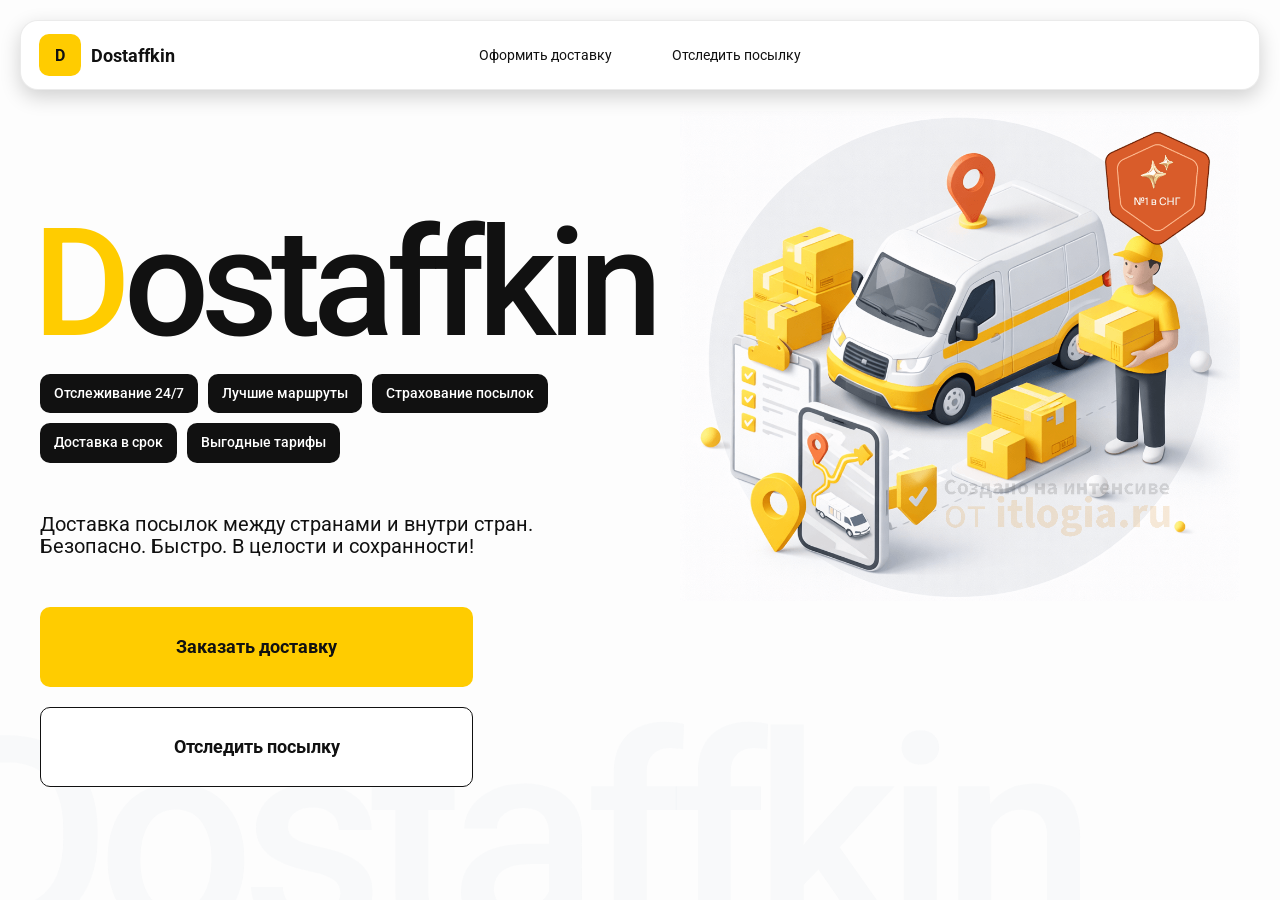
<file: index.html>
<!doctype html>
<html lang="ru">

<head>
    <meta charset="utf-8" />
    <meta name="viewport" content="width=device-width,initial-scale=1,maximum-scale=1,user-scalable=0" />
    <title>Dostaffkin — Доставка посылок между странами и внутри стран. Безопасно. Быстро. В целости и сохранности!
    </title>
    <link href="styles/bayse.css" rel="stylesheet" />
    <link href="styles/bayse_adaptive.css" rel="stylesheet" />
    <link href="styles/index.css" rel="stylesheet" />
    <link href="styles/index_adaptive.css" rel="stylesheet" />

</head>

<body>

    <div class="container">
        <header class="header">
            <a class="header-brand" href="#">
                <div class="header-logo">D</div>
                <div class="header-title">Dostaffkin</div>
            </a>
            <nav class="header-menu">
                <a class="header-link" href="./order.html">Оформить <span>доставку</span></a>
                <a class="header-link" href="./track.html">Отследить <span>посылку</span></a>
            </nav>
        </header>
        <main class="main">
            <section class="main-info">
                <div class="main-title">
                    <span>D</span>ostaffkin
                </div>
                <div class="main-features">
                    <div class="main-feature">Отслеживание 24/7</div>
                    <div class="main-feature">Лучшие маршруты</div>
                    <div class="main-feature">Страхование посылок</div>
                    <div class="main-feature">Доставка в срок</div>
                    <div class="main-feature">Выгодные тарифы</div>
                </div>
                <div class="main-description">
                    Доставка посылок между странами и внутри стран.
                    Безопасно. Быстро. В целости и сохранности!
                </div>
                <div class="main-actions">
                    <a class="button" type="button" href="./order.html">Заказать доставку</a>
                    <a class="button button-white" type="button" href="./track.html">Отследить посылку</a>
                </div>
            </section>
            <div class="main-title-ghost">Dostaffkin</div>
            <section class="main-image">
                <img src="images/main-image.png" alt="Main image" />
            </section>
        </main>
    </div>
</body>

</html>
</file>
<file: styles/bayse.css>
*, *::before, *::after {
    box-sizing: border-box;
}

@font-face {
    font-family: "Roboto";
    src: url("../fonts/Roboto-Regular.ttf");
    font-weight: normal;
}

@font-face {
    font-family: "Roboto";
    src: url("../fonts/Roboto-Bold.ttf");
    font-weight: bold;
}

@font-face {
    font-family: "Roboto";
    src: url("../fonts/Roboto-Medium.ttf");
    font-weight: 500;
}

html, body {
    margin: 0;
    color: #111111;
    font-family: "Roboto", sans-serif;
}

body {
    background: #FDFDFD;
}

.header {
    border-radius: 18px;
    box-shadow: 0 7px 20px 0 #0000002E;
    backdrop-filter: blur(10px);
    background: #ffffff;
    left: 20px;
    border: 1px solid rgba(0, 0, 0, 0.08);
    position: fixed;
    right: 20px;
    top: 20px;
    padding: 14px 18px;
    height: 70px;
    display: flex;
    align-items: center;
    z-index: 6;
}

.header-brand {
    display: flex;
    align-items: center;
    text-decoration: none;
    gap: 10px;
}

.header-logo {
    width: 42px;
    height: 42px;
    border-radius: 10px;
    background: #FFCC00;
    display: grid;
    place-items: center;
    font-weight: bold;
    color: #111;
}

.header-title {
    font-size: 18px;
    font-weight: bold;
    color: #111111;
    text-decoration: none;
}

.header-menu {
    display: flex;
    align-items: center;
    gap: 60px;
    margin: 0;
    position: absolute;
    left: 50%;
    transform: translateX(-50%);
}

.header-link {
    font-size: 14px;
    color: #111111;
    text-decoration: none;
}

.button {
    border: 0;
    outline: none;
    height: 44px;
    border-radius: 10px;
    font-size: 14px;
    font-weight: bold;
    cursor: pointer;
    font-family: inherit;
    transition: transform .08s ease, opacity .12s ease;
    background: #ffcc00;
    color: #111111;
    text-align: center;
    text-decoration: none;
}

.button:hover {
    background-color: #E5BC19;
}

.button:disabled {
    cursor: not-allowed;
    background-color: #FADE6E;
    color: #787878;
    transform: none;
}

.button.button-white {
    background: #ffffff;
    border: 1px solid #111111;
}

.button.button-white:hover {
    background: rgb(241 241 241);
}

.main-field {
    display: flex;
    align-items: center;
    margin-top: 6px;
    gap: 10px;
    border: 1px solid #1111111A;
    background: #FAFAFA;
    border-radius: 10px;
    padding: 10px 12px;
    position: relative;
    box-sizing: border-box;
    height: 50px;
}

.main-field.textarea {
    height: auto;
}

.main-pin {
    width: 28px;
    height: 28px;
    border-radius: 10px;
    background: rgba(17, 17, 17, 0.08);
    display: grid;
    place-items: center;
    flex: 0 0 auto;
    position: relative;
}

.main-pin::before {
    content: "";
    width: 8px;
    height: 8px;
    border-radius: 999px;
    background: orange;
    opacity: .75;
    display: block;
}

.main-field:last-child .main-pin::before {
    background: green;
    opacity: .85;
}

input, textarea {
    width: 100%;
    border: 0;
    outline: none;
    background: transparent;
    font-size: 14px;
    color: #111111;
    font-family: inherit;
}

textarea {
    resize: vertical;
    min-height: 72px;
    padding: 2px 0;
}

input::placeholder, textarea::placeholder {
    color: #7C7C7C;
}

.main-field:focus-within {
    border-color: rgba(0, 0, 0, 0.20);
    box-shadow: 0 0 0 4px rgba(255, 204, 0, 0.35);
    background: rgba(255, 255, 255, 0.75);
}
</file>
<file: styles/bayse_adaptive.css>
@media (max-width: 767px) {
    .header {
        left: 10px;
        right: 10px;
        top: 10px;
    }

    .header-link span {
        display: none;
    }

    .header-menu {
        gap: 20px;
        justify-content: flex-start;
        margin: 0 0 0 30px;
        position: static;
        transform: none;
    }
}

@media (max-width: 420px) {
    .header-title {
        display: none;
    }
}

@media (max-width: 374px) {
    .header-menu {
        gap: 10px;
        margin: 0 0 0 10px;
    }
}
</file>
<file: styles/index.css>
.container {
    overflow: hidden;
    min-height: 100vh;
}

.main-info {
    max-width: 840px;
    width: 100%;
    position: relative;
}

.main-info {
    max-width: 840px;
    width: 100%;
    position: relative;
}

.main-title {
    margin-top: 98px;
    font-weight: 500;
    font-size: 200px;
    line-height: 1;
    letter-spacing: -0.05em;
    color: #111111;
    left: -15px;
    position: relative;
}

.main-title span {
    color: #ffcc00;
}

.main-features {
    margin-top: 15px;
    display: flex;
    flex-wrap: wrap;
    gap: 10px;
}

.main-feature {
    background: #111111;
    color: #ffffff;
    padding: 12px 14px;
    font-weight: 500;
    font-size: 14px;
    line-height: 1.1;
    border-radius: 10px;
}

.main-description {
    margin-top: 50px;
    max-width: 500px;
    font-size: 20px;
    line-height: 1.1;
    color: #111111;
}

.main-actions {
    margin-top: 50px;
    display: flex;
    flex-direction: column;
    gap: 20px;
}

.main-actions .button {
    height: 80px;
    width: 433px;
    font-size: 18px;
    font-weight: bold;
    place-items: center;
    display: grid;
}

.main-title-ghost {
    position: absolute;
    z-index: -1;
    left: -70px;
    bottom: -150px;
    font-weight: 500;
    font-size: 278px;
    line-height: 1;
    letter-spacing: -0.05em;
    color: #ECEDF04D;
}

.main-image {
    width: 1024px;
    top: 100px;
    z-index: -2;
}

.main-image img {
    width: 100%;
    max-width: 1024px;
    height: auto;
    display: block;
}

.main {
    padding: 111px 40px 40px;
    position: relative;
    display: flex;
}
</file>
<file: styles/index_adaptive.css>
@media (max-width: 1760px) {
    .main-title {
        font-size: 150px;
        left: -7px;
    }

    .main-info {
        max-width: 640px;
    }
}

@media (max-width: 1200px) {
    .main-info {
        max-width: 540px;
    }

    .main {
        padding: 111px 20px 20px;
    }

    .main-title {
        font-size: 120px;
        left: -4px;
    }

    .main-title-ghost {
        font-size: 220px;
    }
}

@media (max-width: 1024px) {
    .main-title {
        margin-top: 30px;
    }

    .main {
        flex-direction: column-reverse;
    }

    .main-image {
        max-width: 350px;
        position: absolute;
        left: 370px;
        top: 370px;
    }

    .main-info {
        max-width: 100%;
    }

    .main-actions {
        gap: 10px;
    }

    .main-actions .button {
        height: 50px;
        font-size: 14px;
        width: auto;
        max-width: 300px;
    }

    .main-description {
        max-width: 350px;
    }
}

@media (max-width: 570px) {
    .main-title {
        font-size: 88px;
    }

    .main-description {
        max-width: 100%
    }

    .main-actions {
       width: 100%;
    }

    .main-actions .button {
        width: 100%;
        max-width: 100%
    }

    .main-image {
        max-width: 650px;
        position: absolute;
        left: 170px;
        top: 70px;
        opacity: 0.2;
    }
}

@media (max-width: 400px) {
    .main-title {
        font-size: 70px;
    }
}
</file>
